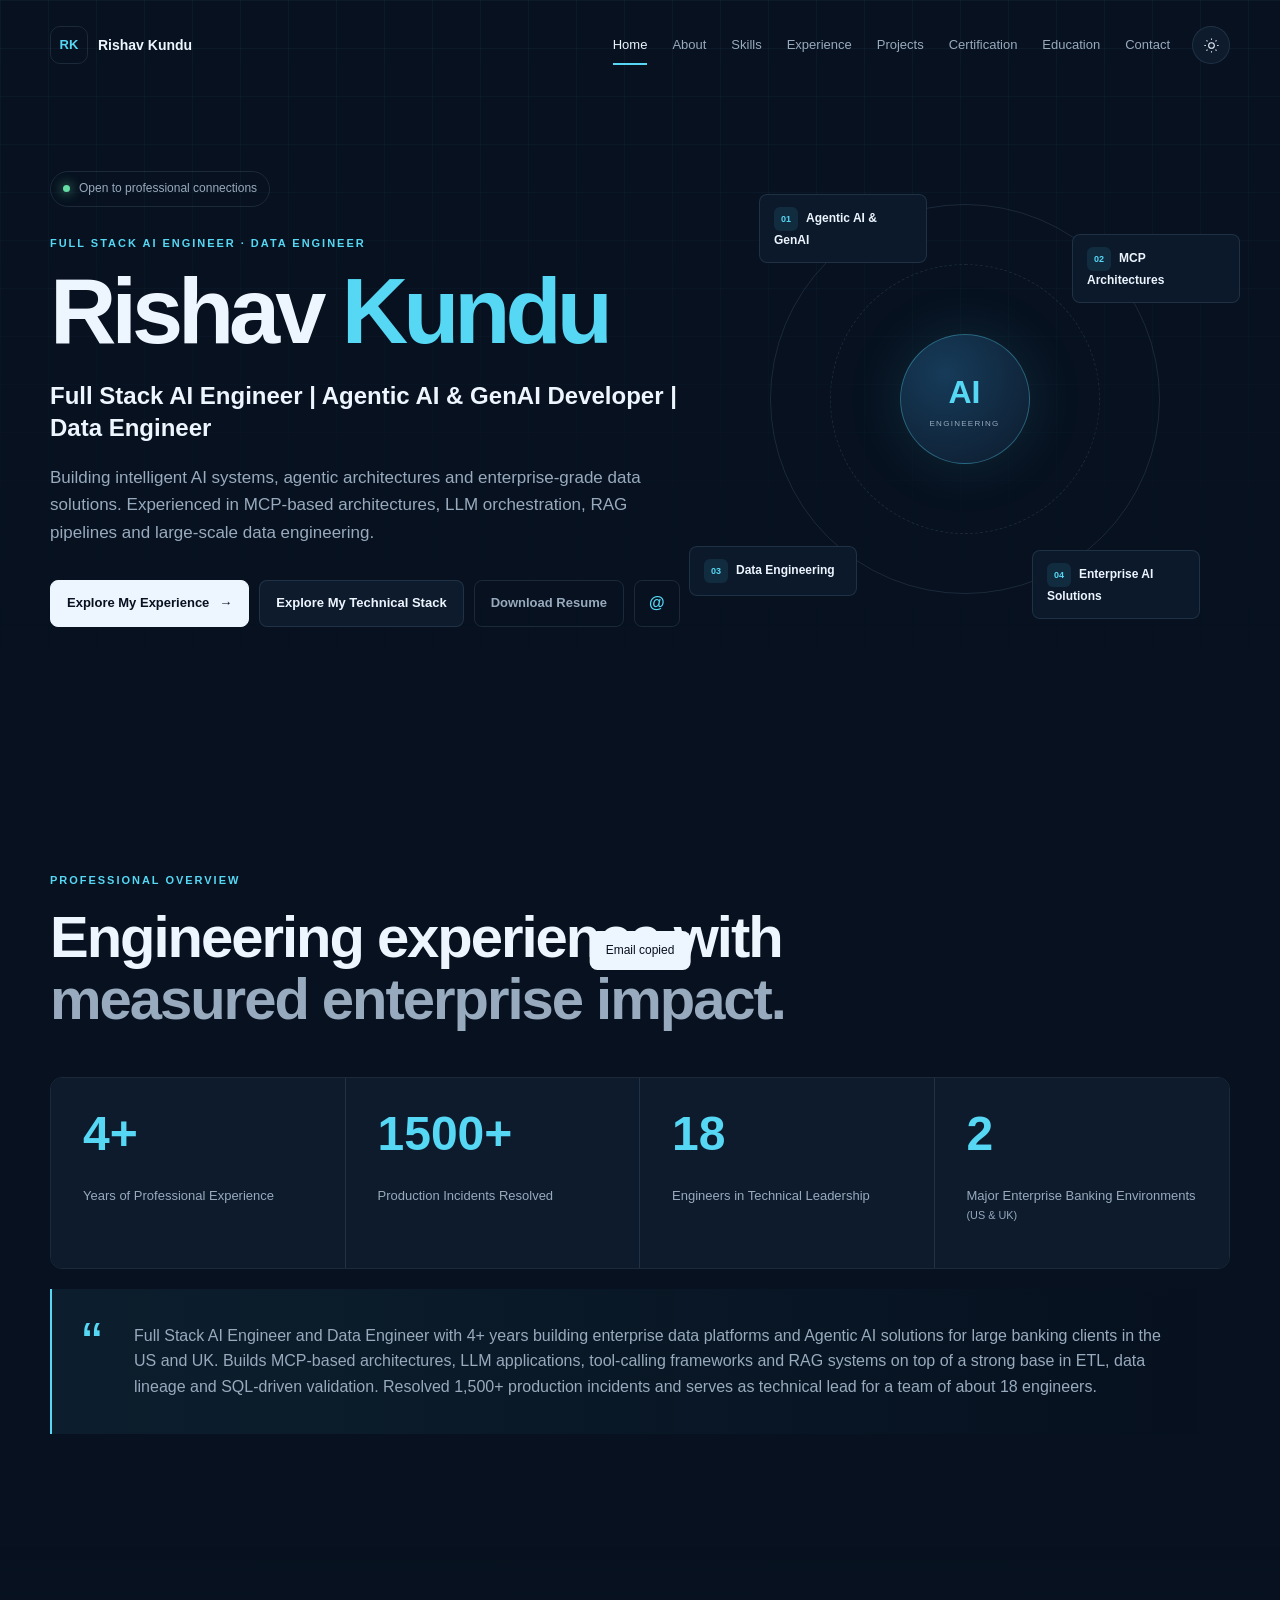
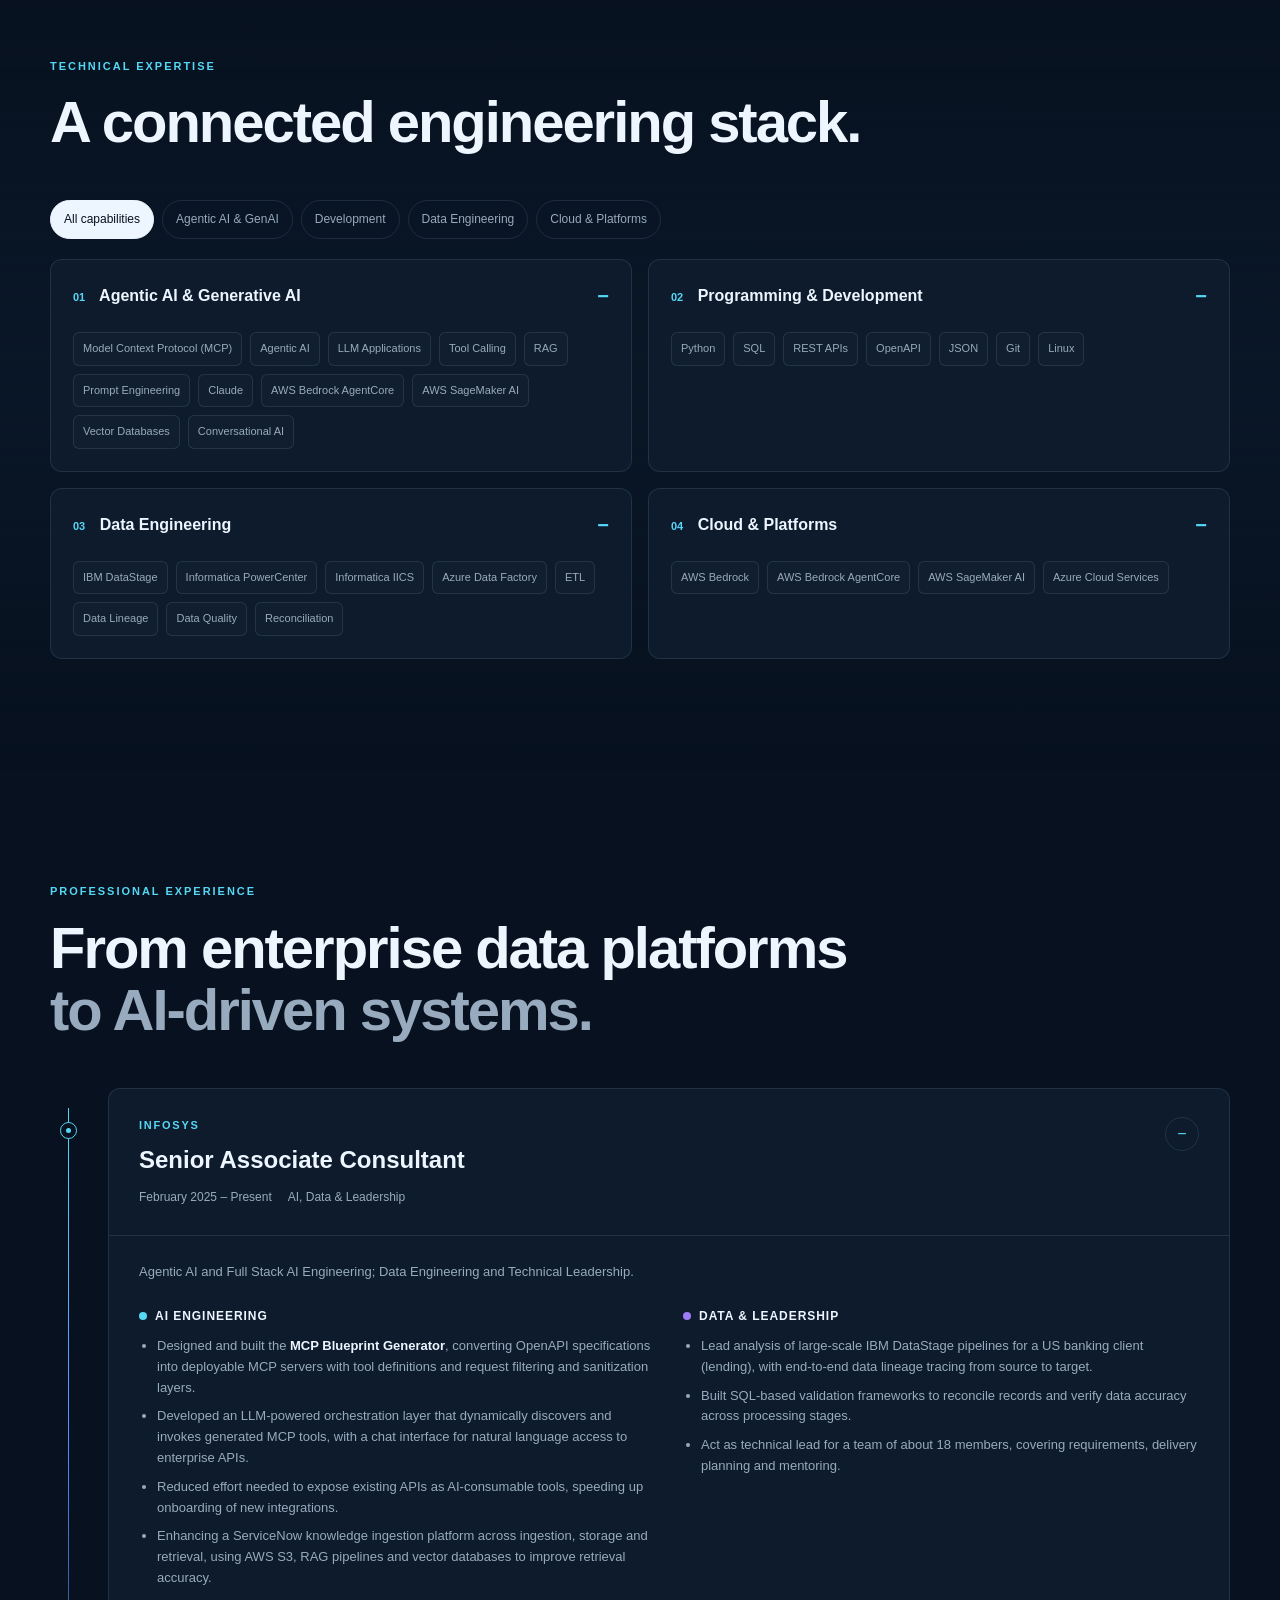
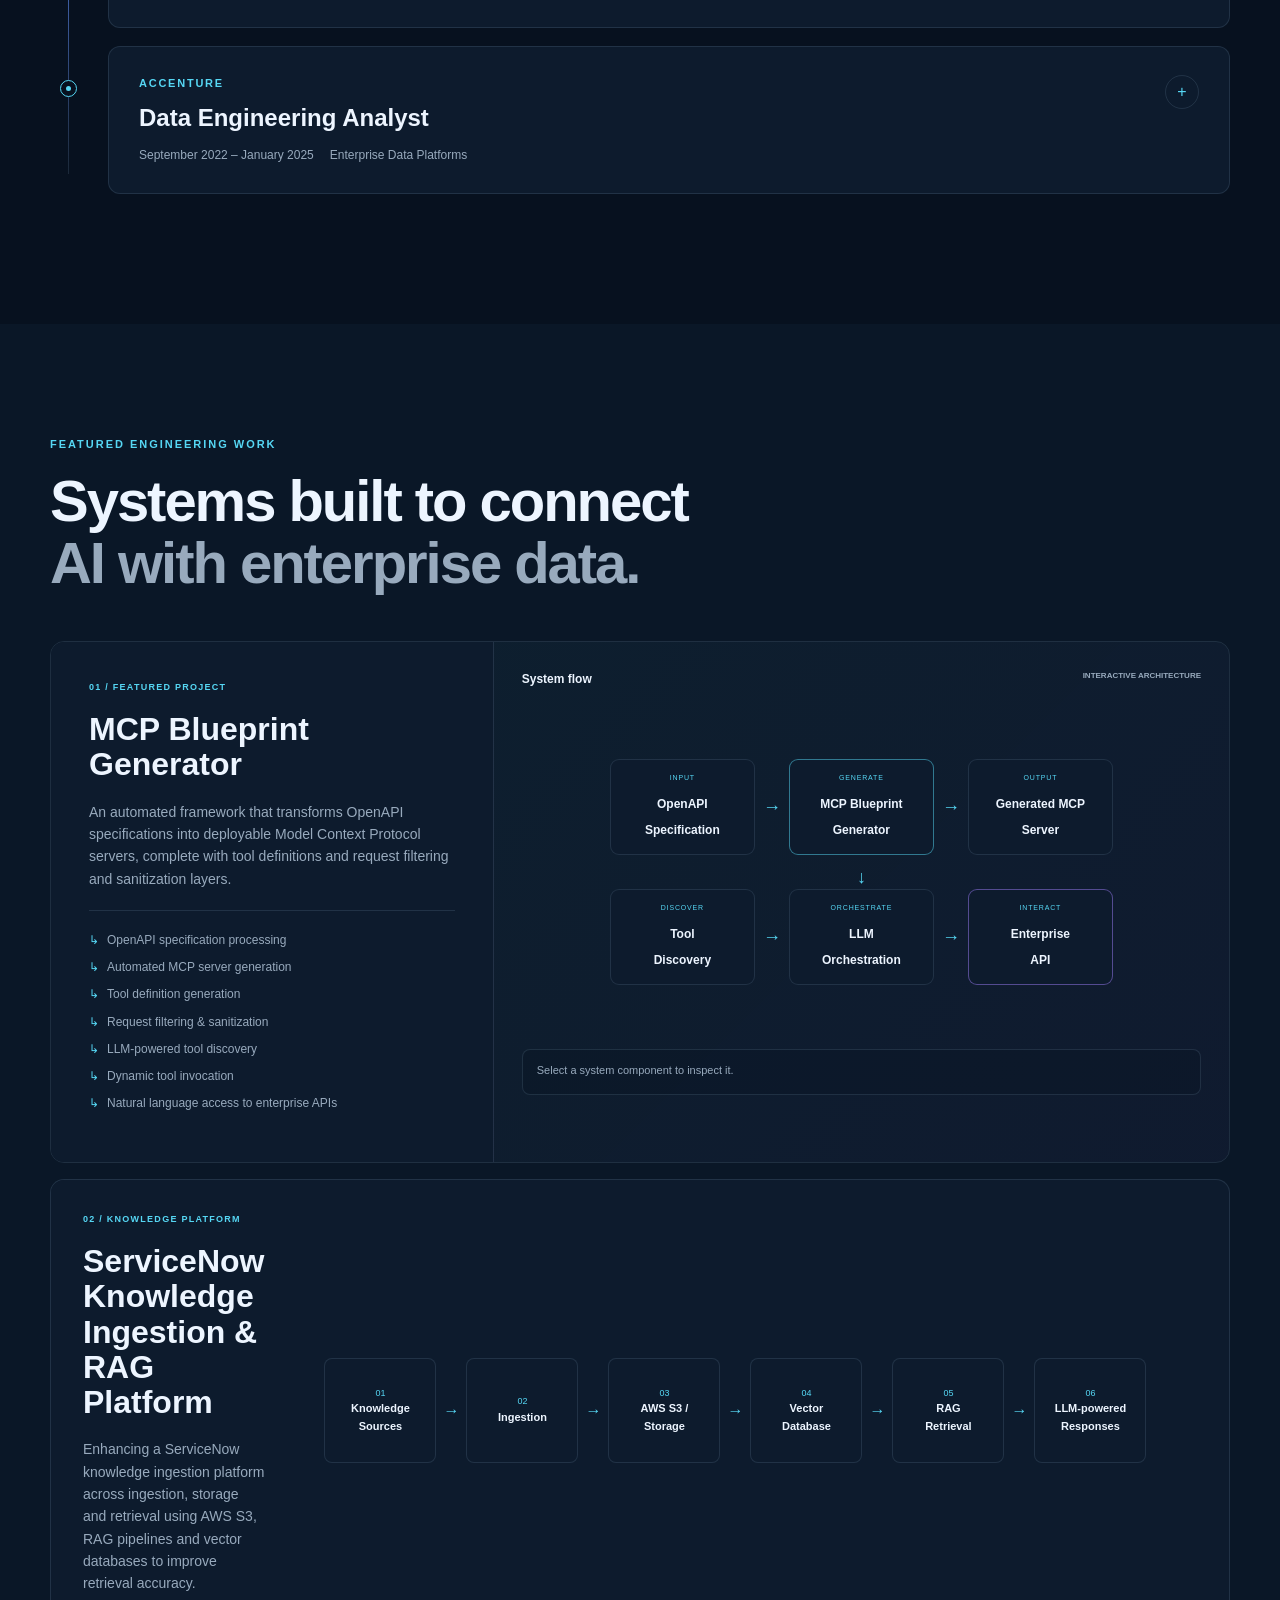
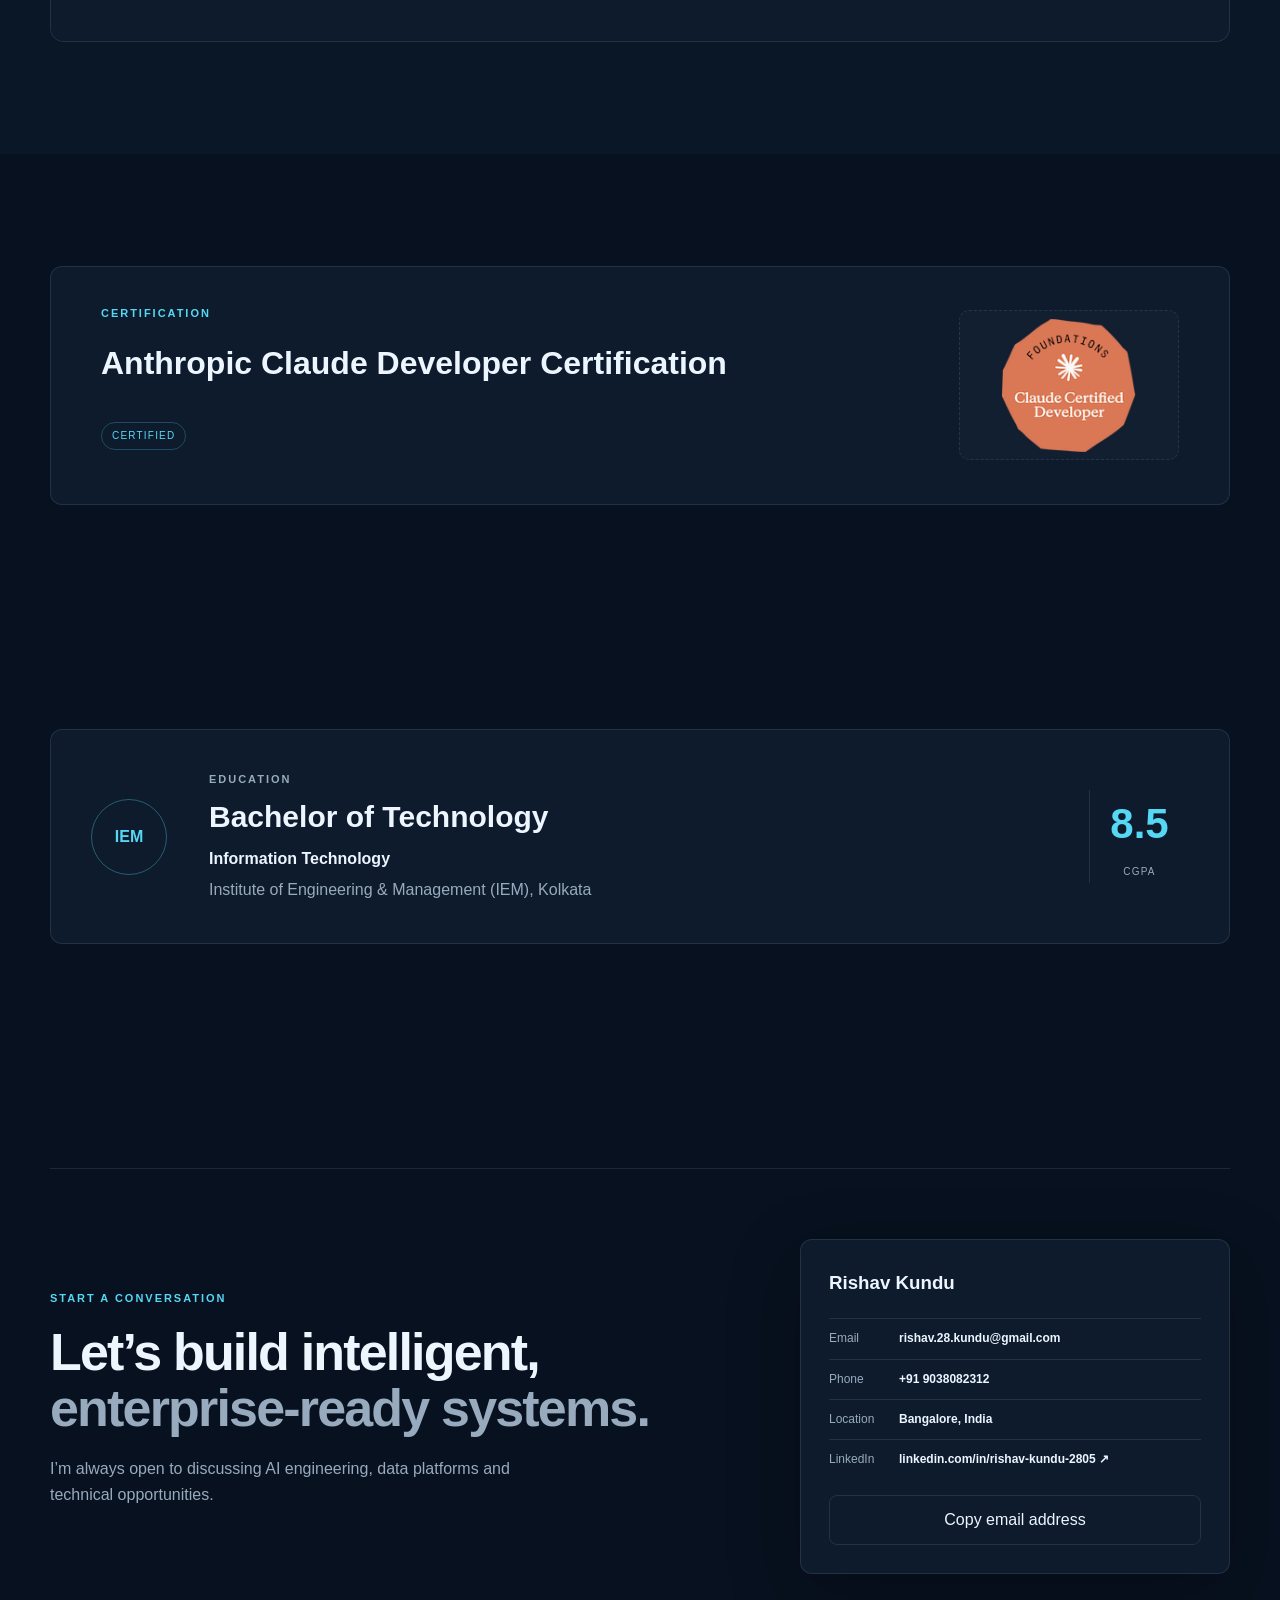
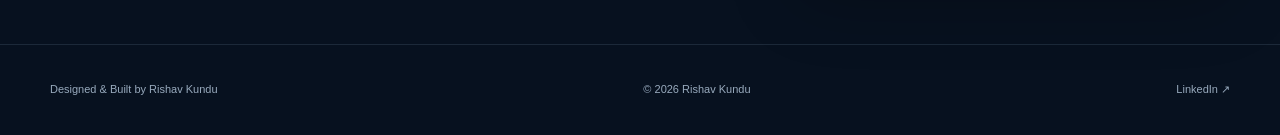
<file: index.html>
<!doctype html>
<html lang="en" data-theme="dark">
<head>
  <meta charset="utf-8">
  <meta name="viewport" content="width=device-width, initial-scale=1">
  <title>Rishav Kundu | Full Stack AI Engineer &amp; Data Engineer</title>
  <meta name="description" content="Portfolio of Rishav Kundu, Full Stack AI Engineer, Agentic AI and GenAI Developer, and Data Engineer.">
  <meta name="theme-color" content="#07111f">
  <meta property="og:title" content="Rishav Kundu | AI & Data Engineer">
  <meta property="og:description" content="Agentic AI, MCP architectures, enterprise data platforms and production engineering.">
  <meta property="og:type" content="website">
  <link rel="icon" href="assets/icons/favicon.svg" type="image/svg+xml">
  <link rel="stylesheet" href="styles.css">
  <script src="script.js" defer></script>
</head>
<body>
  <div class="scroll-progress" aria-hidden="true"><span id="scrollProgress"></span></div>
  <a class="skip-link" href="#main">Skip to content</a>

  <header class="site-header" id="top">
    <nav class="nav-shell" aria-label="Primary navigation">
      <a class="brand" href="#home" aria-label="Rishav Kundu, home">
        <span class="brand-mark">RK</span><span class="brand-name">Rishav Kundu</span>
      </a>
      <button class="nav-toggle" type="button" aria-expanded="false" aria-controls="navLinks" aria-label="Open navigation">
        <span></span><span></span><span></span>
      </button>
      <div class="nav-links" id="navLinks">
        <a class="nav-link active" href="#home">Home</a>
        <a class="nav-link" href="#about">About</a>
        <a class="nav-link" href="#skills">Skills</a>
        <a class="nav-link" href="#experience">Experience</a>
        <a class="nav-link" href="#projects">Projects</a>
        <a class="nav-link" href="#certification">Certification</a>
        <a class="nav-link" href="#education">Education</a>
        <a class="nav-link" href="#contact">Contact</a>
      </div>
      <button class="theme-toggle" id="themeToggle" type="button" aria-label="Switch to light theme" title="Toggle theme">
        <svg class="sun-icon" viewBox="0 0 24 24" aria-hidden="true"><circle cx="12" cy="12" r="4"/><path d="M12 2v2M12 20v2M4.93 4.93l1.42 1.42M17.65 17.65l1.42 1.42M2 12h2M20 12h2M4.93 19.07l1.42-1.42M17.65 6.35l1.42-1.42"/></svg>
      </button>
    </nav>
  </header>

  <main id="main">
    <section class="hero section" id="home">
      <div class="hero-grid page-shell">
        <div class="hero-copy reveal">
          <div class="availability"><span></span> Open to professional connections</div>
          <p class="eyebrow">Full Stack AI Engineer · Data Engineer</p>
          <h1>Rishav <span>Kundu</span></h1>
          <h2>Full Stack AI Engineer | Agentic AI &amp; GenAI Developer | Data Engineer</h2>
          <p class="hero-description">Building intelligent AI systems, agentic architectures and enterprise-grade data solutions. Experienced in MCP-based architectures, LLM orchestration, RAG pipelines and large-scale data engineering.</p>
          <div class="hero-actions">
            <a class="button primary" href="#experience">Explore My Experience <span aria-hidden="true">→</span></a>
            <a class="button secondary" href="#skills">Explore My Technical Stack</a>
            <a class="button ghost" href="assets/resume/Rishav_Kundu_Resume.pdf" download>Download Resume</a>
            <a class="button icon-button" href="mailto:rishav.28.kundu@gmail.com" aria-label="Contact Rishav by email">@</a>
          </div>
        </div>
        <div class="hero-visual reveal" aria-label="Core engineering disciplines">
          <div class="orbit orbit-one"></div><div class="orbit orbit-two"></div>
          <div class="core-node"><span>AI</span><small>ENGINEERING</small></div>
          <div class="discipline node-a"><span>01</span>Agentic AI &amp; GenAI</div>
          <div class="discipline node-b"><span>02</span>MCP Architectures</div>
          <div class="discipline node-c"><span>03</span>Data Engineering</div>
          <div class="discipline node-d"><span>04</span>Enterprise AI Solutions</div>
        </div>
      </div>
    </section>

    <section class="about section" id="about">
      <div class="page-shell">
        <div class="section-heading reveal"><p class="eyebrow">Professional overview</p><h2>Engineering experience with<br><span>measured enterprise impact.</span></h2></div>
        <div class="stats-grid reveal">
          <article class="stat-card"><strong data-counter="4" data-suffix="+">0</strong><p>Years of Professional Experience</p></article>
          <article class="stat-card"><strong data-counter="1500" data-suffix="+">0</strong><p>Production Incidents Resolved</p></article>
          <article class="stat-card"><strong data-counter="18">0</strong><p>Engineers in Technical Leadership</p></article>
          <article class="stat-card"><strong data-counter="2">0</strong><p>Major Enterprise Banking Environments <small>(US &amp; UK)</small></p></article>
        </div>
        <div class="summary-panel reveal">
          <span class="quote-mark">“</span>
          <p>Full Stack AI Engineer and Data Engineer with 4+ years building enterprise data platforms and Agentic AI solutions for large banking clients in the US and UK. Builds MCP-based architectures, LLM applications, tool-calling frameworks and RAG systems on top of a strong base in ETL, data lineage and SQL-driven validation. Resolved 1,500+ production incidents and serves as technical lead for a team of about 18 engineers.</p>
        </div>
      </div>
    </section>

    <section class="skills section" id="skills">
      <div class="page-shell">
        <div class="section-heading reveal"><p class="eyebrow">Technical expertise</p><h2>A connected engineering stack.</h2></div>
        <div class="skill-filters reveal" role="group" aria-label="Filter technical skills">
          <button class="filter-btn active" type="button" data-filter="all">All capabilities</button>
          <button class="filter-btn" type="button" data-filter="ai">Agentic AI &amp; GenAI</button>
          <button class="filter-btn" type="button" data-filter="dev">Development</button>
          <button class="filter-btn" type="button" data-filter="data">Data Engineering</button>
          <button class="filter-btn" type="button" data-filter="cloud">Cloud &amp; Platforms</button>
        </div>
        <div class="skill-grid reveal">
          <article class="skill-card" data-category="ai"><button class="skill-card-header" type="button" aria-expanded="true"><span><b>01</b> Agentic AI &amp; Generative AI</span><i aria-hidden="true">−</i></button><div class="skill-tags"><span>Model Context Protocol (MCP)</span><span>Agentic AI</span><span>LLM Applications</span><span>Tool Calling</span><span>RAG</span><span>Prompt Engineering</span><span>Claude</span><span>AWS Bedrock AgentCore</span><span>AWS SageMaker AI</span><span>Vector Databases</span><span>Conversational AI</span></div></article>
          <article class="skill-card" data-category="dev"><button class="skill-card-header" type="button" aria-expanded="true"><span><b>02</b> Programming &amp; Development</span><i aria-hidden="true">−</i></button><div class="skill-tags"><span>Python</span><span>SQL</span><span>REST APIs</span><span>OpenAPI</span><span>JSON</span><span>Git</span><span>Linux</span></div></article>
          <article class="skill-card" data-category="data"><button class="skill-card-header" type="button" aria-expanded="true"><span><b>03</b> Data Engineering</span><i aria-hidden="true">−</i></button><div class="skill-tags"><span>IBM DataStage</span><span>Informatica PowerCenter</span><span>Informatica IICS</span><span>Azure Data Factory</span><span>ETL</span><span>Data Lineage</span><span>Data Quality</span><span>Reconciliation</span></div></article>
          <article class="skill-card" data-category="cloud"><button class="skill-card-header" type="button" aria-expanded="true"><span><b>04</b> Cloud &amp; Platforms</span><i aria-hidden="true">−</i></button><div class="skill-tags"><span>AWS Bedrock</span><span>AWS Bedrock AgentCore</span><span>AWS SageMaker AI</span><span>Azure Cloud Services</span></div></article>
        </div>
      </div>
    </section>

    <section class="experience section" id="experience">
      <div class="page-shell">
        <div class="section-heading reveal"><p class="eyebrow">Professional experience</p><h2>From enterprise data platforms<br><span>to AI-driven systems.</span></h2></div>
        <div class="timeline">
          <article class="timeline-item reveal open">
            <div class="timeline-marker"><span></span></div>
            <div class="experience-card">
              <button class="experience-header" type="button" aria-expanded="true"><div><p class="company">INFOSYS</p><h3>Senior Associate Consultant</h3><div class="meta"><span>February 2025 – Present</span><span>AI, Data &amp; Leadership</span></div></div><span class="expand-icon">−</span></button>
              <div class="experience-content">
                <p class="role-domain">Agentic AI and Full Stack AI Engineering; Data Engineering and Technical Leadership.</p>
                <div class="responsibility-grid">
                  <div class="responsibility-group ai-responsibility"><h4><span></span>AI Engineering</h4><ul><li>Designed and built the <strong>MCP Blueprint Generator</strong>, converting OpenAPI specifications into deployable MCP servers with tool definitions and request filtering and sanitization layers.</li><li>Developed an LLM-powered orchestration layer that dynamically discovers and invokes generated MCP tools, with a chat interface for natural language access to enterprise APIs.</li><li>Reduced effort needed to expose existing APIs as AI-consumable tools, speeding up onboarding of new integrations.</li><li>Enhancing a ServiceNow knowledge ingestion platform across ingestion, storage and retrieval, using AWS S3, RAG pipelines and vector databases to improve retrieval accuracy.</li></ul></div>
                  <div class="responsibility-group data-responsibility"><h4><span></span>Data &amp; Leadership</h4><ul><li>Lead analysis of large-scale IBM DataStage pipelines for a US banking client (lending), with end-to-end data lineage tracing from source to target.</li><li>Built SQL-based validation frameworks to reconcile records and verify data accuracy across processing stages.</li><li>Act as technical lead for a team of about 18 members, covering requirements, delivery planning and mentoring.</li></ul></div>
                </div>
              </div>
            </div>
          </article>
          <article class="timeline-item reveal">
            <div class="timeline-marker"><span></span></div>
            <div class="experience-card">
              <button class="experience-header" type="button" aria-expanded="false"><div><p class="company">ACCENTURE</p><h3>Data Engineering Analyst</h3><div class="meta"><span>September 2022 – January 2025</span><span>Enterprise Data Platforms</span></div></div><span class="expand-icon">+</span></button>
              <div class="experience-content" hidden>
                <p class="role-domain">Enterprise ETL engineering and production operations for a UK wealth management bank.</p>
                <div class="responsibility-grid"><div class="responsibility-group data-responsibility full"><h4><span></span>Data Engineering</h4><ul><li>Built and maintained enterprise ETL solutions using Informatica PowerCenter, Informatica IICS and Azure Data Factory.</li><li>Resolved 1,500+ production incidents on critical data pipelines and managed multiple P2 and P3 escalations through root-cause analysis and cross-team coordination.</li><li>Contributed to the Informatica Cloud to Azure Data Factory migration and the PowerCenter Data Center Exit initiative.</li><li>Delivered source-to-target mapping validation, data quality analysis and business-rule verification with business and technical stakeholders.</li></ul></div></div>
              </div>
            </div>
          </article>
        </div>
      </div>
    </section>

    <section class="projects section" id="projects">
      <div class="page-shell">
        <div class="section-heading reveal"><p class="eyebrow">Featured engineering work</p><h2>Systems built to connect<br><span>AI with enterprise data.</span></h2></div>
        <article class="project-feature reveal">
          <div class="project-copy"><div class="project-number">01 / FEATURED PROJECT</div><h3>MCP Blueprint Generator</h3><p>An automated framework that transforms OpenAPI specifications into deployable Model Context Protocol servers, complete with tool definitions and request filtering and sanitization layers.</p><ul class="project-capabilities"><li>OpenAPI specification processing</li><li>Automated MCP server generation</li><li>Tool definition generation</li><li>Request filtering &amp; sanitization</li><li>LLM-powered tool discovery</li><li>Dynamic tool invocation</li><li>Natural language access to enterprise APIs</li></ul></div>
          <div class="architecture-panel" aria-label="MCP Blueprint Generator architecture diagram">
            <div class="architecture-title"><span>System flow</span><small>INTERACTIVE ARCHITECTURE</small></div>
            <div class="flow-diagram">
              <button class="flow-node" data-detail="OpenAPI specification input for API definitions."><small>INPUT</small><b>OpenAPI<br>Specification</b></button><span class="flow-arrow">→</span>
              <button class="flow-node accent" data-detail="Processes specifications and generates MCP-ready outputs."><small>GENERATE</small><b>MCP Blueprint<br>Generator</b></button><span class="flow-arrow">→</span>
              <button class="flow-node" data-detail="A deployable server with generated tool definitions."><small>OUTPUT</small><b>Generated MCP<br>Server</b></button>
              <span class="flow-arrow vertical">↓</span>
              <div class="flow-row-bottom"><button class="flow-node" data-detail="Discovers tools exposed by the generated MCP server."><small>DISCOVER</small><b>Tool<br>Discovery</b></button><span class="flow-arrow">→</span><button class="flow-node" data-detail="Dynamically invokes tools through an LLM-powered orchestration layer."><small>ORCHESTRATE</small><b>LLM<br>Orchestration</b></button><span class="flow-arrow">→</span><button class="flow-node violet" data-detail="Enables natural-language interaction with enterprise APIs."><small>INTERACT</small><b>Enterprise<br>API</b></button></div>
            </div>
            <div class="architecture-detail" id="architectureDetail">Select a system component to inspect it.</div>
          </div>
        </article>
        <article class="project-secondary reveal">
          <div class="project-secondary-copy"><div class="project-number">02 / KNOWLEDGE PLATFORM</div><h3>ServiceNow Knowledge Ingestion &amp; RAG Platform</h3><p>Enhancing a ServiceNow knowledge ingestion platform across ingestion, storage and retrieval using AWS S3, RAG pipelines and vector databases to improve retrieval accuracy.</p></div>
          <div class="rag-flow" aria-label="ServiceNow RAG workflow"><div class="rag-step"><span>01</span><b>Knowledge<br>Sources</b></div><i>→</i><div class="rag-step"><span>02</span><b>Ingestion</b></div><i>→</i><div class="rag-step"><span>03</span><b>AWS S3 /<br>Storage</b></div><i>→</i><div class="rag-step"><span>04</span><b>Vector<br>Database</b></div><i>→</i><div class="rag-step"><span>05</span><b>RAG<br>Retrieval</b></div><i>→</i><div class="rag-step violet"><span>06</span><b>LLM-powered<br>Responses</b></div></div>
        </article>
      </div>
    </section>

    <section class="certification section" id="certification">
      <div class="page-shell"><div class="cert-card reveal"><div class="cert-content"><p class="eyebrow">Certification</p><h2>Anthropic Claude Developer Certification</h2><p class="cert-status"><span>Certified</span></p></div><div class="cert-badge"><img src="assets/images/claude-certification.png" alt="Anthropic Claude Certified Developer badge"></div></div></div>
    </section>

    <section class="education section" id="education">
      <div class="page-shell"><div class="education-card reveal"><div class="education-mark">IEM</div><div><p class="eyebrow">Education</p><h2>Bachelor of Technology</h2><p class="specialisation">Information Technology</p><p>Institute of Engineering &amp; Management (IEM), Kolkata</p></div><div class="cgpa"><strong>8.5</strong><span>CGPA</span></div></div></div>
    </section>

    <section class="contact section" id="contact">
      <div class="page-shell"><div class="contact-panel reveal"><div class="contact-copy"><p class="eyebrow">Start a conversation</p><h2>Let’s build intelligent,<br><span>enterprise-ready systems.</span></h2><p>I’m always open to discussing AI engineering, data platforms and technical opportunities.</p></div><div class="contact-card"><h3>Rishav Kundu</h3><a href="mailto:rishav.28.kundu@gmail.com"><span>Email</span><b>rishav.28.kundu@gmail.com</b></a><a href="tel:+919038082312"><span>Phone</span><b>+91 9038082312</b></a><div><span>Location</span><b>Bangalore, India</b></div><a href="https://linkedin.com/in/rishav-kundu-2805" target="_blank" rel="noopener noreferrer"><span>LinkedIn</span><b>linkedin.com/in/rishav-kundu-2805 ↗</b></a><button class="copy-button" id="copyEmail" type="button">Copy email address</button></div></div></div>
    </section>
  </main>

  <footer><div class="page-shell footer-inner"><p>Designed &amp; Built by Rishav Kundu</p><p>© <span id="year"></span> Rishav Kundu</p><a href="https://linkedin.com/in/rishav-kundu-2805" target="_blank" rel="noopener noreferrer">LinkedIn ↗</a></div></footer>
  <button class="back-to-top" id="backToTop" type="button" aria-label="Back to top">↑</button>
  <div class="toast" id="toast" role="status" aria-live="polite">Email copied</div>
</body>
</html>
</file>
<file: styles.css>
:root{--bg:#07111f;--bg2:#0a1727;--surface:#0d1b2d;--surface-2:#102238;--text:#edf5ff;--muted:#98aabd;--line:rgba(157,190,220,.14);--cyan:#56d7f4;--blue:#5b8cff;--violet:#9b7cf6;--grid:rgba(96,179,217,.055);--shadow:0 22px 70px rgba(0,0,0,.28)}[data-theme="light"]{--bg:#edf4f8;--bg2:#f7fafc;--surface:#fff;--surface-2:#edf4f8;--text:#102033;--muted:#5d6d7e;--line:rgba(25,75,110,.14);--grid:rgba(29,103,139,.07);--shadow:0 22px 70px rgba(55,79,100,.12)}*{box-sizing:border-box}html{scroll-behavior:smooth;scroll-padding-top:92px}body{margin:0;font-family:Inter,Segoe UI,Arial,sans-serif;background:var(--bg);color:var(--text);line-height:1.6;overflow-x:hidden;transition:background .25s,color .25s}body:before{content:"";position:fixed;inset:0;z-index:-2;background-image:linear-gradient(var(--grid) 1px,transparent 1px),linear-gradient(90deg,var(--grid) 1px,transparent 1px);background-size:48px 48px;mask-image:linear-gradient(to bottom,black,transparent 75%)}a{color:inherit;text-decoration:none}button{font:inherit}.page-shell{width:min(1180px,calc(100% - 48px));margin-inline:auto}.section{padding:112px 0}.skip-link{position:absolute;left:-999px}.skip-link:focus{left:16px;top:16px;z-index:999;padding:10px;background:white;color:#07111f}.scroll-progress{position:fixed;top:0;left:0;width:100%;height:3px;z-index:1000}.scroll-progress span{display:block;height:100%;width:0;background:linear-gradient(90deg,var(--cyan),var(--blue),var(--violet))}.site-header{position:fixed;z-index:900;top:3px;left:0;width:100%;border-bottom:1px solid transparent;transition:.25s}.site-header.scrolled{background:color-mix(in srgb,var(--bg) 88%,transparent);backdrop-filter:blur(16px);border-color:var(--line)}.nav-shell{width:min(1180px,calc(100% - 48px));height:84px;margin:auto;display:flex;align-items:center}.brand{display:flex;align-items:center;gap:10px;font-weight:750}.brand-mark{display:grid;place-items:center;width:38px;height:38px;border:1px solid var(--line);border-radius:10px;color:var(--cyan);font-size:13px}.brand-name{font-size:14px}.nav-links{margin-left:auto;display:flex;align-items:center;gap:25px}.nav-link{position:relative;font-size:13px;color:var(--muted);transition:.2s}.nav-link:hover,.nav-link.active{color:var(--text)}.nav-link.active:after{content:"";position:absolute;left:0;right:0;bottom:-10px;height:2px;background:var(--cyan)}.theme-toggle{margin-left:22px;width:38px;height:38px;border:1px solid var(--line);border-radius:50%;background:var(--surface);color:var(--text);display:grid;place-items:center;cursor:pointer}.theme-toggle svg{width:17px;fill:none;stroke:currentColor;stroke-width:1.5}.nav-toggle{display:none}.hero{min-height:760px;padding-top:150px;display:flex;align-items:center}.hero-grid{display:grid;grid-template-columns:1.1fr .9fr;align-items:center}.eyebrow{margin:0 0 16px;text-transform:uppercase;letter-spacing:.18em;font-size:11px;font-weight:800;color:var(--cyan)}.hero h1{font-size:clamp(58px,8vw,92px);line-height:.95;margin:0 0 24px;letter-spacing:-.055em}.hero h1 span{color:var(--cyan)}.hero h2{font-size:clamp(18px,2vw,24px);line-height:1.35;max-width:780px;margin:0 0 20px}.hero-description{max-width:680px;color:var(--muted);font-size:17px}.availability{display:inline-flex;align-items:center;gap:9px;margin-bottom:28px;border:1px solid var(--line);border-radius:999px;padding:7px 12px;color:var(--muted);font-size:12px}.availability span{width:7px;height:7px;border-radius:50%;background:#65dda5;box-shadow:0 0 12px #65dda5}.hero-actions{display:flex;flex-wrap:wrap;gap:10px;margin-top:34px}.button{min-height:46px;padding:12px 16px;border:1px solid var(--line);border-radius:8px;display:inline-flex;align-items:center;justify-content:center;gap:10px;font-size:13px;font-weight:750;transition:.2s}.button.primary{background:var(--text);color:var(--bg);border-color:var(--text)}.button.secondary{background:var(--surface);color:var(--text)}.button.ghost{color:var(--muted)}.button:hover{transform:translateY(-2px);border-color:var(--cyan)}.icon-button{width:46px;padding:0;font-size:16px;color:var(--cyan)}.hero-visual{position:relative;height:470px}.orbit{position:absolute;border:1px solid var(--line);border-radius:50%;left:50%;top:50%;transform:translate(-50%,-50%)}.orbit-one{width:390px;height:390px}.orbit-two{width:270px;height:270px;border-style:dashed}.core-node{position:absolute;left:50%;top:50%;transform:translate(-50%,-50%);width:130px;height:130px;border-radius:50%;display:flex;flex-direction:column;align-items:center;justify-content:center;background:radial-gradient(circle at 35% 30%,#163b59,var(--surface));border:1px solid rgba(86,215,244,.35);box-shadow:0 0 60px rgba(86,215,244,.12)}.core-node span{font-size:32px;font-weight:800;color:var(--cyan)}.core-node small{font-size:8px;letter-spacing:.16em;color:var(--muted)}.discipline{position:absolute;width:168px;padding:12px 14px;border:1px solid var(--line);border-radius:8px;background:color-mix(in srgb,var(--surface) 92%,transparent);backdrop-filter:blur(10px);font-size:12px;font-weight:700}.discipline span{display:inline-grid;place-items:center;width:24px;height:24px;margin-right:8px;border-radius:6px;background:rgba(86,215,244,.1);color:var(--cyan);font-size:9px}.node-a{top:30px;left:60px}.node-b{top:70px;right:-10px}.node-c{bottom:38px;left:-10px}.node-d{bottom:15px;right:30px}.section-heading{margin-bottom:46px}.section-heading h2{font-size:clamp(38px,5vw,58px);line-height:1.08;margin:0;letter-spacing:-.035em}.section-heading h2 span{color:var(--muted)}.stats-grid{display:grid;grid-template-columns:repeat(4,1fr);border:1px solid var(--line);border-radius:12px;overflow:hidden}.stat-card{min-height:190px;padding:32px;border-right:1px solid var(--line);background:var(--surface)}.stat-card:last-child{border-right:0}.stat-card strong{display:block;font-size:48px;line-height:1;color:var(--cyan);margin-bottom:28px}.stat-card p{font-size:13px;color:var(--muted);margin:0}.stat-card small{display:block}.summary-panel{position:relative;margin-top:20px;padding:34px 44px 34px 82px;border-left:2px solid var(--cyan);background:linear-gradient(90deg,rgba(86,215,244,.07),transparent)}.summary-panel p{margin:0;color:var(--muted);font-size:16px}.quote-mark{position:absolute;left:30px;top:25px;font-size:60px;line-height:1;color:var(--cyan)}.skills{background:linear-gradient(180deg,transparent,var(--bg2),transparent)}.skill-filters{display:flex;flex-wrap:wrap;gap:8px;margin-bottom:20px}.filter-btn{border:1px solid var(--line);border-radius:999px;padding:9px 13px;background:transparent;color:var(--muted);font-size:12px;cursor:pointer}.filter-btn.active,.filter-btn:hover{background:var(--text);color:var(--bg);border-color:var(--text)}.skill-grid{display:grid;grid-template-columns:1fr 1fr;gap:16px}.skill-card{border:1px solid var(--line);border-radius:12px;background:var(--surface);overflow:hidden;transition:.25s}.skill-card.hidden{display:none}.skill-card:hover{border-color:rgba(86,215,244,.35);transform:translateY(-3px);box-shadow:var(--shadow)}.skill-card-header{width:100%;border:0;background:none;color:var(--text);padding:20px 22px;display:flex;justify-content:space-between;align-items:center;text-align:left;cursor:pointer;font-weight:750}.skill-card-header b{color:var(--cyan);font-size:11px;margin-right:10px}.skill-card-header i{color:var(--cyan);font-style:normal;font-size:20px}.skill-tags{display:flex;flex-wrap:wrap;gap:8px;padding:0 22px 22px}.skill-card.collapsed .skill-tags{display:none}.skill-tags span{border:1px solid var(--line);border-radius:6px;padding:7px 9px;font-size:11px;color:var(--muted);background:rgba(255,255,255,.015)}.experience{overflow:hidden}.timeline{position:relative}.timeline:before{content:"";position:absolute;left:18px;top:20px;bottom:20px;width:1px;background:linear-gradient(var(--cyan),var(--blue),var(--line))}.timeline-item{position:relative;padding-left:58px;margin-bottom:18px}.timeline-marker{position:absolute;left:10px;top:34px;width:17px;height:17px;border-radius:50%;border:1px solid var(--cyan);background:var(--bg);display:grid;place-items:center}.timeline-marker span{width:5px;height:5px;border-radius:50%;background:var(--cyan)}.experience-card{border:1px solid var(--line);border-radius:12px;background:var(--surface);overflow:hidden}.experience-header{width:100%;border:0;background:none;color:var(--text);text-align:left;padding:28px 30px;display:flex;justify-content:space-between;align-items:flex-start;cursor:pointer}.company{font-size:11px;color:var(--cyan);letter-spacing:.16em;font-weight:800;margin:0 0 7px}.experience-header h3{margin:0;font-size:24px}.meta{display:flex;gap:16px;margin-top:8px;color:var(--muted);font-size:12px}.expand-icon{width:34px;height:34px;border:1px solid var(--line);border-radius:50%;display:grid;place-items:center;color:var(--cyan)}.experience-content{border-top:1px solid var(--line);padding:26px 30px 30px}.role-domain{margin:0 0 24px;color:var(--muted);font-size:13px}.responsibility-grid{display:grid;grid-template-columns:1fr 1fr;gap:28px}.responsibility-group.full{grid-column:1/-1}.responsibility-group h4{margin:0 0 10px;font-size:12px;text-transform:uppercase;letter-spacing:.08em}.responsibility-group h4 span{display:inline-block;width:8px;height:8px;border-radius:50%;margin-right:8px}.ai-responsibility h4 span{background:var(--cyan)}.data-responsibility h4 span{background:var(--violet)}.responsibility-group ul{margin:0;padding-left:18px}.responsibility-group li{color:var(--muted);font-size:13px;margin:8px 0}.responsibility-group strong{color:var(--text)}.projects{background:var(--bg2)}.project-feature{display:grid;grid-template-columns:.75fr 1.25fr;border:1px solid var(--line);border-radius:14px;overflow:hidden}.project-copy{padding:38px;background:var(--surface)}.project-number{font-size:9px;letter-spacing:.14em;color:var(--cyan);font-weight:800}.project-copy h3,.project-secondary h3{font-size:32px;line-height:1.1;margin:18px 0}.project-copy p,.project-secondary-copy p{color:var(--muted);font-size:14px}.project-capabilities{list-style:none;padding:20px 0 0;margin:20px 0 0;border-top:1px solid var(--line);display:grid;gap:8px}.project-capabilities li{font-size:12px;color:var(--muted)}.project-capabilities li:before{content:"↳";color:var(--cyan);margin-right:8px}.architecture-panel{min-height:520px;padding:28px;background:linear-gradient(135deg,rgba(86,215,244,.04),rgba(155,124,246,.035));border-left:1px solid var(--line)}.architecture-title{display:flex;justify-content:space-between;font-size:12px;font-weight:800}.architecture-title small{color:var(--muted);font-size:8px}.flow-diagram{min-height:330px;margin-top:18px;display:flex;flex-wrap:wrap;align-content:center;justify-content:center;align-items:center;gap:8px}.flow-node{width:145px;height:96px;border:1px solid var(--line);border-radius:9px;background:var(--surface);color:var(--text);cursor:pointer;text-align:center;transition:.2s}.flow-node:hover,.flow-node.active{transform:translateY(-3px);border-color:var(--cyan);box-shadow:0 12px 30px rgba(86,215,244,.08)}.flow-node.accent{border-color:rgba(86,215,244,.5)}.flow-node.violet{border-color:rgba(155,124,246,.5)}.flow-node small{display:block;color:var(--cyan);font-size:7px;letter-spacing:.12em;margin-bottom:7px}.flow-node b{font-size:12px}.flow-arrow{color:var(--cyan);font-size:18px}.flow-arrow.vertical{flex-basis:100%;height:18px;text-align:center}.flow-row-bottom{display:flex;align-items:center;gap:8px}.architecture-detail{min-height:46px;border:1px solid var(--line);border-radius:8px;padding:12px 14px;color:var(--muted);font-size:11px;background:rgba(5,12,22,.18)}.project-secondary{margin-top:16px;display:grid;grid-template-columns:.7fr 1.3fr;border:1px solid var(--line);border-radius:14px;overflow:hidden}.project-secondary-copy{padding:32px;background:var(--surface)}.rag-flow{display:flex;align-items:center;justify-content:center;gap:7px;padding:28px;border-left:1px solid var(--line);background:linear-gradient(135deg,rgba(86,215,244,.03),rgba(155,124,246,.03))}.rag-step{width:112px;height:105px;border:1px solid var(--line);border-radius:8px;background:var(--surface);display:flex;flex-direction:column;align-items:center;justify-content:center;text-align:center}.rag-step span{font-size:9px;color:var(--cyan)}.rag-step b{font-size:11px}.rag-step.violet{border-color:rgba(155,124,246,.45)}.rag-flow i{color:var(--cyan);font-style:normal}.cert-card{display:grid;grid-template-columns:1fr 220px;align-items:center;min-height:220px;border:1px solid var(--line);border-radius:12px;padding:38px 50px;background:var(--surface)}.cert-card h2{margin:0;font-size:32px}.cert-status span{display:inline-block;margin-top:16px;padding:5px 10px;border:1px solid rgba(86,215,244,.25);border-radius:999px;color:var(--cyan);font-size:10px;text-transform:uppercase;letter-spacing:.12em}.cert-badge{height:150px;border:1px dashed var(--line);border-radius:10px;display:grid;place-items:center;overflow:hidden;background:rgba(255,255,255,.02)}.cert-badge img{max-width:90%;max-height:90%;object-fit:contain}.education-card{display:grid;grid-template-columns:90px 1fr 100px;align-items:center;gap:28px;border:1px solid var(--line);border-radius:12px;padding:36px 40px;background:var(--surface)}.education-mark{width:76px;height:76px;border-radius:50%;border:1px solid rgba(86,215,244,.35);display:grid;place-items:center;color:var(--cyan);font-weight:800}.education-card h2{margin:0;font-size:30px}.education-card p{margin:5px 0;color:var(--muted)}.education-card .specialisation{color:var(--text);font-weight:700}.cgpa{text-align:center;border-left:1px solid var(--line)}.cgpa strong{display:block;font-size:42px;color:var(--cyan)}.cgpa span{font-size:10px;text-transform:uppercase;letter-spacing:.12em;color:var(--muted)}.contact{padding-bottom:70px}.contact-panel{display:grid;grid-template-columns:1fr 430px;gap:70px;align-items:center;border-top:1px solid var(--line);padding-top:70px}.contact-copy h2{font-size:52px;line-height:1.08;letter-spacing:-.035em;margin:0 0 20px}.contact-copy h2 span{color:var(--muted)}.contact-copy>p:last-child{color:var(--muted);max-width:520px}.contact-card{border:1px solid var(--line);border-radius:12px;padding:28px;background:var(--surface);box-shadow:var(--shadow)}.contact-card h3{margin:0 0 20px}.contact-card>a,.contact-card>div{display:grid;grid-template-columns:70px 1fr;padding:10px 0;border-top:1px solid var(--line);font-size:12px}.contact-card span{color:var(--muted)}.contact-card b{font-size:12px}.copy-button{width:100%;margin-top:16px;border:1px solid var(--line);border-radius:8px;padding:11px;background:transparent;color:var(--text);cursor:pointer}.copy-button:hover{border-color:var(--cyan);color:var(--cyan)}footer{border-top:1px solid var(--line)}.footer-inner{height:90px;display:flex;align-items:center;justify-content:space-between;color:var(--muted);font-size:11px}.back-to-top{position:fixed;right:22px;bottom:22px;width:42px;height:42px;border:1px solid var(--line);border-radius:50%;background:var(--surface);color:var(--text);cursor:pointer;opacity:0;pointer-events:none;transform:translateY(10px);transition:.2s;z-index:800}.back-to-top.visible{opacity:1;pointer-events:auto;transform:none}.toast{position:fixed;left:50%;bottom:-70px;transform:translateX(-50%);z-index:1100;padding:10px 16px;border-radius:8px;background:var(--text);color:var(--bg);font-size:12px;transition:.25s}.toast.visible{bottom:24px}.reveal{opacity:0;transform:translateY(18px);transition:opacity .65s ease,transform .65s ease}.reveal.visible{opacity:1;transform:none}.brand-photo,.profile-portrait{display:none!important}.brand-photo{display:grid;place-items:center;width:38px;height:38px;border:1px solid var(--line);border-radius:50%;overflow:hidden;background:var(--surface)}.brand-photo img{width:100%;height:100%;object-fit:cover;object-position:50% 18%;filter:saturate(.82)}@media(max-width:980px){.nav-links{gap:15px}.brand-name{display:none}.hero-grid{grid-template-columns:1fr}.hero-visual{height:420px;margin-top:20px}.stats-grid{grid-template-columns:1fr 1fr}.stat-card:nth-child(2){border-right:0}.stat-card:nth-child(-n+2){border-bottom:1px solid var(--line)}.project-feature,.project-secondary{grid-template-columns:1fr}.architecture-panel,.rag-flow{border-left:0;border-top:1px solid var(--line)}.project-secondary-copy{border-bottom:1px solid var(--line)}.contact-panel{grid-template-columns:1fr 380px;gap:30px}}@media(max-width:760px){html{scroll-padding-top:72px}.page-shell,.nav-shell{width:min(100% - 32px,1180px)}.section{padding:78px 0}.nav-shell{height:68px}.nav-toggle{margin-left:auto;width:38px;height:38px;border:1px solid var(--line);border-radius:8px;background:var(--surface);display:flex;flex-direction:column;align-items:center;justify-content:center;gap:4px}.nav-toggle span{width:16px;height:1px;background:var(--text)}.theme-toggle{margin-left:8px}.nav-links{position:absolute;left:16px;right:16px;top:76px;display:none;padding:12px;border:1px solid var(--line);border-radius:10px;background:var(--surface);box-shadow:var(--shadow)}.nav-links.open{display:grid}.nav-link{padding:10px}.nav-link.active:after{left:10px;right:auto;width:24px;bottom:4px}.hero{min-height:auto;padding-top:120px;overflow:hidden}.hero h1{font-size:58px}.hero h2{font-size:18px}.hero-description{font-size:15px}.hero-actions .button{flex:1 1 calc(50% - 5px)}.hero-actions .icon-button{flex:0 0 46px}.hero-visual{height:390px;transform:scale(.86);margin-inline:-30px}.orbit-one{width:340px;height:340px}.orbit-two{width:230px;height:230px}.node-a{left:25px}.node-b{right:-2px}.node-c{left:0}.node-d{right:5px}.section-heading h2{font-size:38px}.stats-grid{grid-template-columns:1fr 1fr}.stat-card{min-height:155px;padding:24px}.stat-card strong{font-size:38px}.summary-panel{padding:28px 22px 28px 58px}.quote-mark{left:16px}.skill-grid{grid-template-columns:1fr}.responsibility-grid{grid-template-columns:1fr}.timeline-item{padding-left:42px}.timeline:before{left:10px}.timeline-marker{left:2px}.experience-header{padding:22px}.experience-header h3{font-size:21px}.meta{flex-direction:column;gap:2px}.experience-content{padding:20px}.project-copy,.project-secondary-copy{padding:28px}.architecture-panel{min-height:0;padding:20px}.flow-diagram{display:grid;grid-template-columns:1fr 20px 1fr}.flow-arrow.vertical{display:none}.flow-node{width:100%;height:88px}.flow-row-bottom{grid-column:1/-1;display:grid;grid-template-columns:1fr 20px 1fr 20px 1fr}.rag-flow{flex-wrap:wrap}.rag-step{width:calc(33.33% - 12px);height:90px}.rag-flow i{display:none}.cert-card{grid-template-columns:1fr 150px;padding:28px}.education-card{grid-template-columns:70px 1fr}.cgpa{grid-column:1/-1;border-left:0;border-top:1px solid var(--line);padding-top:16px}.contact-panel{grid-template-columns:1fr}.contact-copy h2{font-size:40px}.footer-inner{height:auto;min-height:100px;gap:10px;flex-wrap:wrap}.brand-name{display:inline}}@media(max-width:480px){.page-shell,.nav-shell{width:calc(100% - 24px)}.hero h1{font-size:48px}.hero-actions{display:grid;grid-template-columns:1fr 46px}.hero-actions .button{flex:none;width:100%}.hero-actions .primary{grid-column:1/-1}.hero-actions .ghost{grid-column:1}.hero-visual{height:360px;transform:scale(.76);margin:-15px -75px}.stats-grid{grid-template-columns:1fr}.stat-card{border-right:0;border-bottom:1px solid var(--line);min-height:130px}.stat-card:last-child{border-bottom:0}.section-heading h2{font-size:34px}.skill-filters{gap:5px}.filter-btn{font-size:10px}.project-copy h3,.project-secondary h3{font-size:26px}.flow-diagram{display:flex}.flow-node{width:138px}.flow-row-bottom{display:flex}.architecture-detail{min-height:62px}.rag-step{width:calc(50% - 8px)}.cert-card{grid-template-columns:1fr}.cert-badge{margin-top:20px;width:170px}.education-card{grid-template-columns:55px 1fr;padding:24px 18px;gap:14px}.education-mark{width:55px;height:55px}.education-card h2{font-size:23px}.contact-card>a,.contact-card>div{grid-template-columns:60px 1fr}.contact-card b{overflow-wrap:anywhere}.footer-inner{justify-content:center;text-align:center}}@media(prefers-reduced-motion:reduce){html{scroll-behavior:auto}.reveal{opacity:1!important;transform:none!important;transition:none!important}*{animation-duration:.01ms!important;transition-duration:.01ms!important}}@media(max-width:760px){.project-feature,.project-secondary,.architecture-panel,.flow-diagram,.flow-row-bottom{max-width:100%;min-width:0}.project-feature,.project-secondary{overflow:hidden}.flow-diagram{box-sizing:border-box}.flow-row-bottom{width:100%;flex-wrap:wrap}.flow-row-bottom .flow-node{width:calc((100% - 40px)/3);min-width:0}.flow-row-bottom .flow-arrow{flex:0 0 20px;text-align:center}.architecture-panel{overflow:hidden}.hero{overflow:hidden}.hero-visual{width:calc(100% + 60px);margin-left:-30px;margin-right:-30px}}/* Mobile layout refinements for engineering diagrams */@media (max-width: 760px){.hero{overflow:hidden}.hero-visual{width:100%;height:390px;margin:10px 0 0;transform:none}.orbit-one{width:300px;height:300px}.orbit-two{width:210px;height:210px}.core-node{width:112px;height:112px;border-radius:50%;border:1px solid rgba(86,215,244,.35);background:radial-gradient(circle at 35% 30%,#163b59,var(--surface));box-shadow:0 0 60px rgba(86,215,244,.12)}.discipline{width:145px;min-height:58px;padding:9px 10px}.node-a{left:0;top:24px}.node-b{right:0;top:50px}.node-c{left:0;bottom:25px}.node-d{right:0;bottom:8px}.section-heading h2{line-height:1.06}.architecture-panel{padding:18px 14px}.architecture-title{align-items:flex-start}.architecture-title small{max-width:120px;text-align:right}.flow-diagram{min-height:0;display:grid;grid-template-columns:repeat(2,minmax(0,1fr));gap:10px;margin-top:20px}.flow-diagram>.flow-arrow,.flow-row-bottom>.flow-arrow{display:none}.flow-row-bottom{display:contents}.flow-node{width:100%;height:92px}.flow-node.violet{grid-column:1/-1;width:calc(50% - 5px);justify-self:center}.architecture-detail{margin-top:2px}}@media (max-width: 420px){.hero-visual{height:365px}.orbit-one{width:270px;height:270px}.orbit-two{width:185px;height:185px}.discipline{width:132px}.node-a,.node-c{left:-2px}.node-b,.node-d{right:-2px}}/* Simple mobile project diagrams */@media (max-width: 760px){.projects .section-heading h2 br,.project-secondary-copy h3 br{display:none}.project-feature,.project-secondary{border-radius:10px}.project-copy,.project-secondary-copy{padding:24px 20px}.project-copy h3,.project-secondary h3{font-size:26px}.architecture-panel{padding:20px 16px}.architecture-title{gap:12px}.architecture-title small{max-width:118px}.flow-diagram{display:flex;flex-direction:column;align-items:stretch;gap:8px}.flow-diagram>.flow-arrow,.flow-row-bottom>.flow-arrow{display:none}.flow-row-bottom{display:flex;flex-direction:column;align-items:stretch;gap:8px}.flow-node,.flow-node.violet{width:100%;height:72px;min-height:72px;grid-column:auto}.flow-node small{margin-bottom:3px}.flow-node b{display:block;line-height:1.25}.flow-node b br{display:none}}/* Project card refinements */
.project-secondary{border:1px solid var(--line);background:var(--surface)}
.project-secondary-copy{border-right:0!important;border-bottom:0!important}
.rag-flow{border-left:0!important;border-top:0!important;background:transparent}
.flow-list ol{grid-template-columns:repeat(3,minmax(0,1fr));align-items:stretch}
.flow-list li{position:relative;min-height:96px;padding:16px 14px;background:color-mix(in srgb,var(--surface) 96%,transparent);box-shadow:none}
.flow-list li:nth-child(1),.flow-list li:nth-child(2),.flow-list li:nth-child(3){border-radius:10px 10px 6px 6px}
.flow-list li:nth-child(n+4){border-radius:6px 6px 10px 10px}
.architecture-detail{margin-top:12px}
@media(min-width:761px){.project-feature{gap:0}
.flow-list li{border:1px solid var(--line)!important;border-radius:8px!important}
.flow-list li:nth-child(1),.flow-list li:nth-child(2),.flow-list li:nth-child(3){margin-top:0}
.project-secondary{border:1px solid var(--line)!important}
.project-secondary-copy{border:0!important;border-right:0!important;border-bottom:0!important;box-shadow:none!important}
.rag-flow{border:0!important;border-left:0!important;border-top:0!important;box-shadow:none!important}
.rag-step{border:1px solid var(--line)!important
}
</file>
